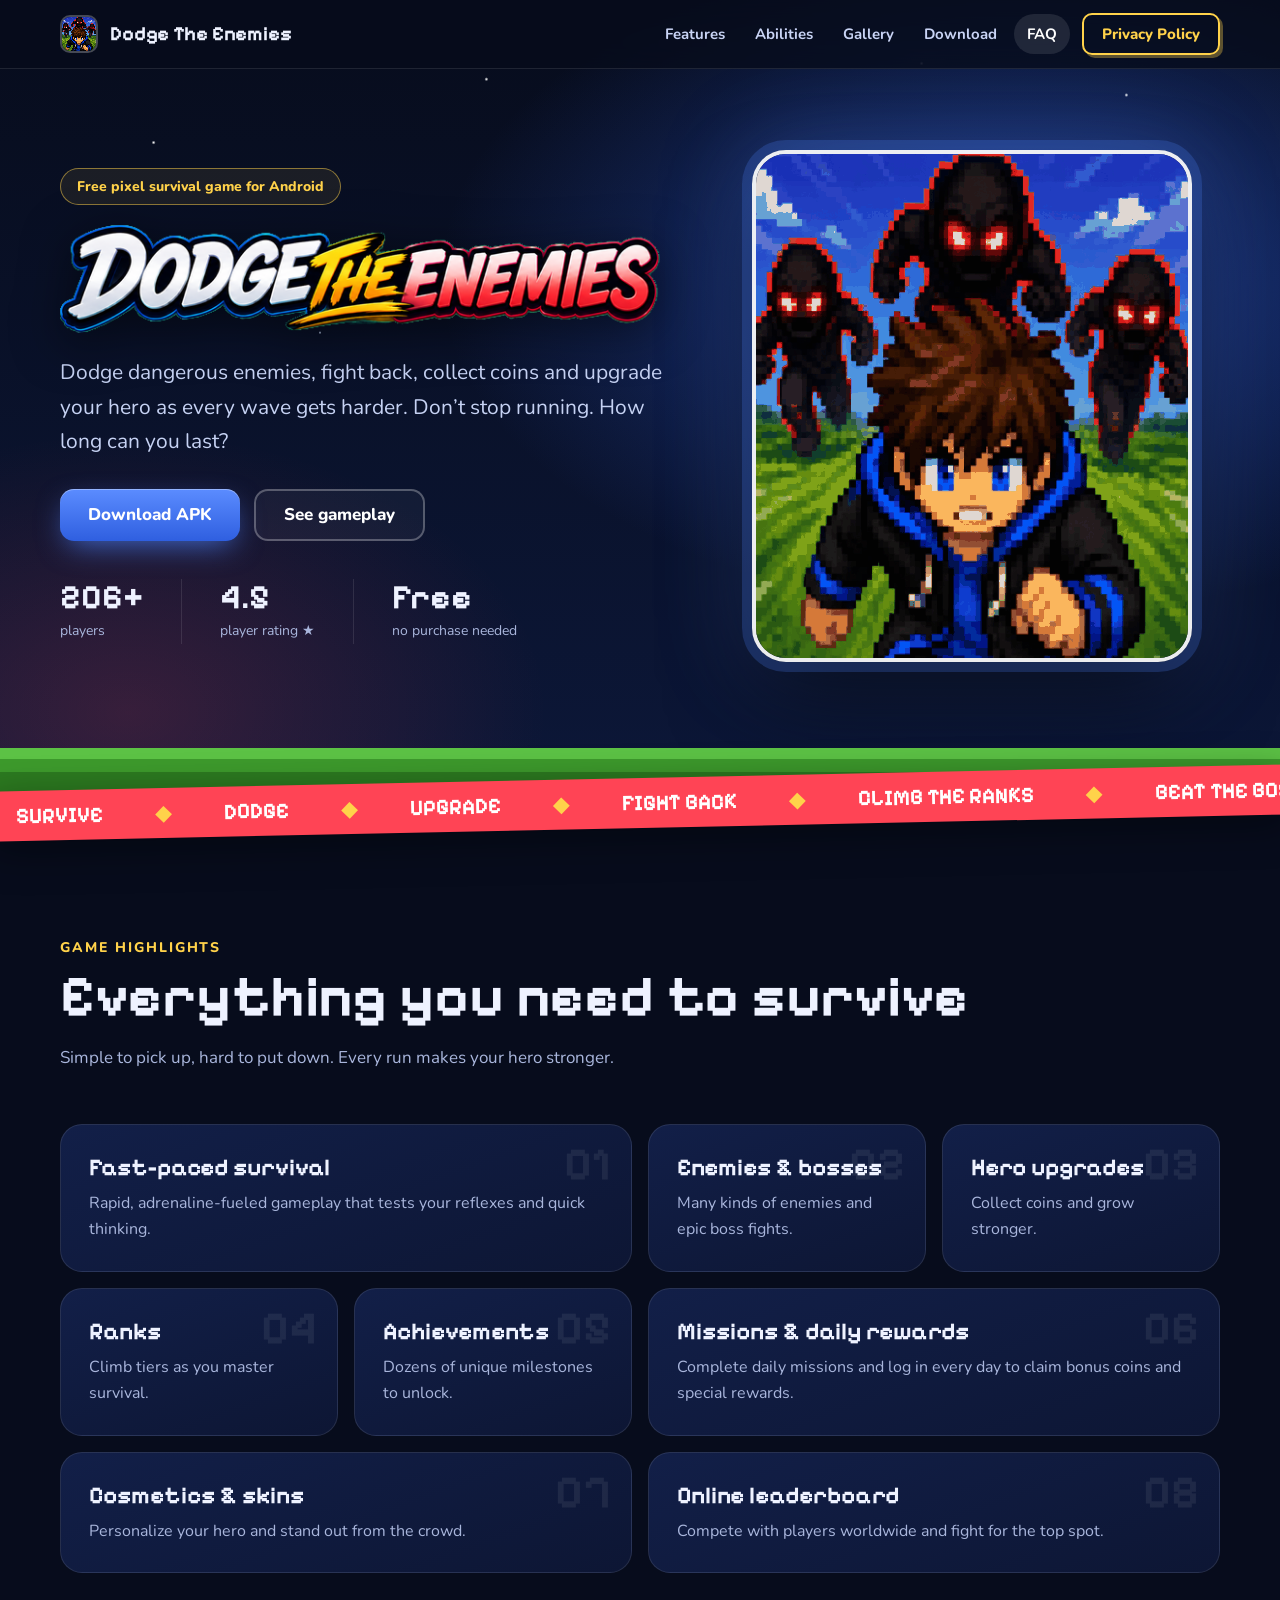
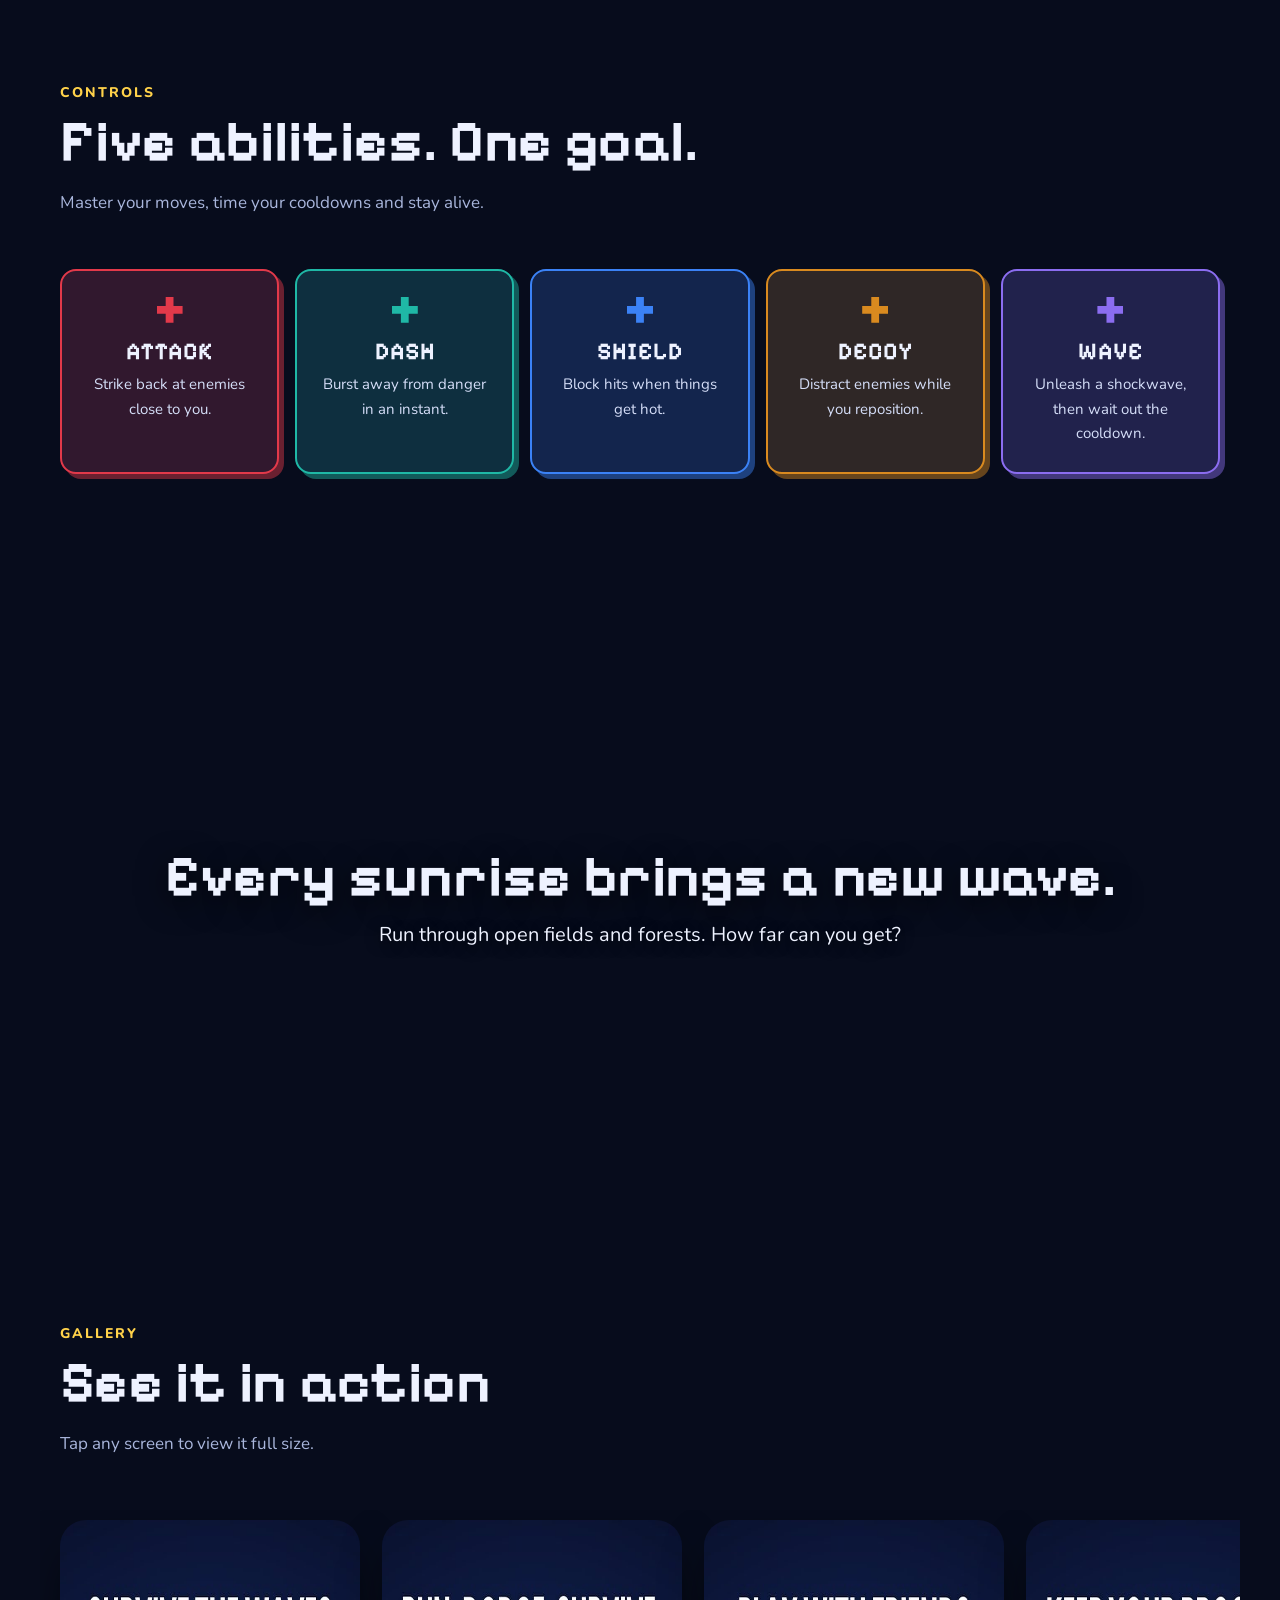
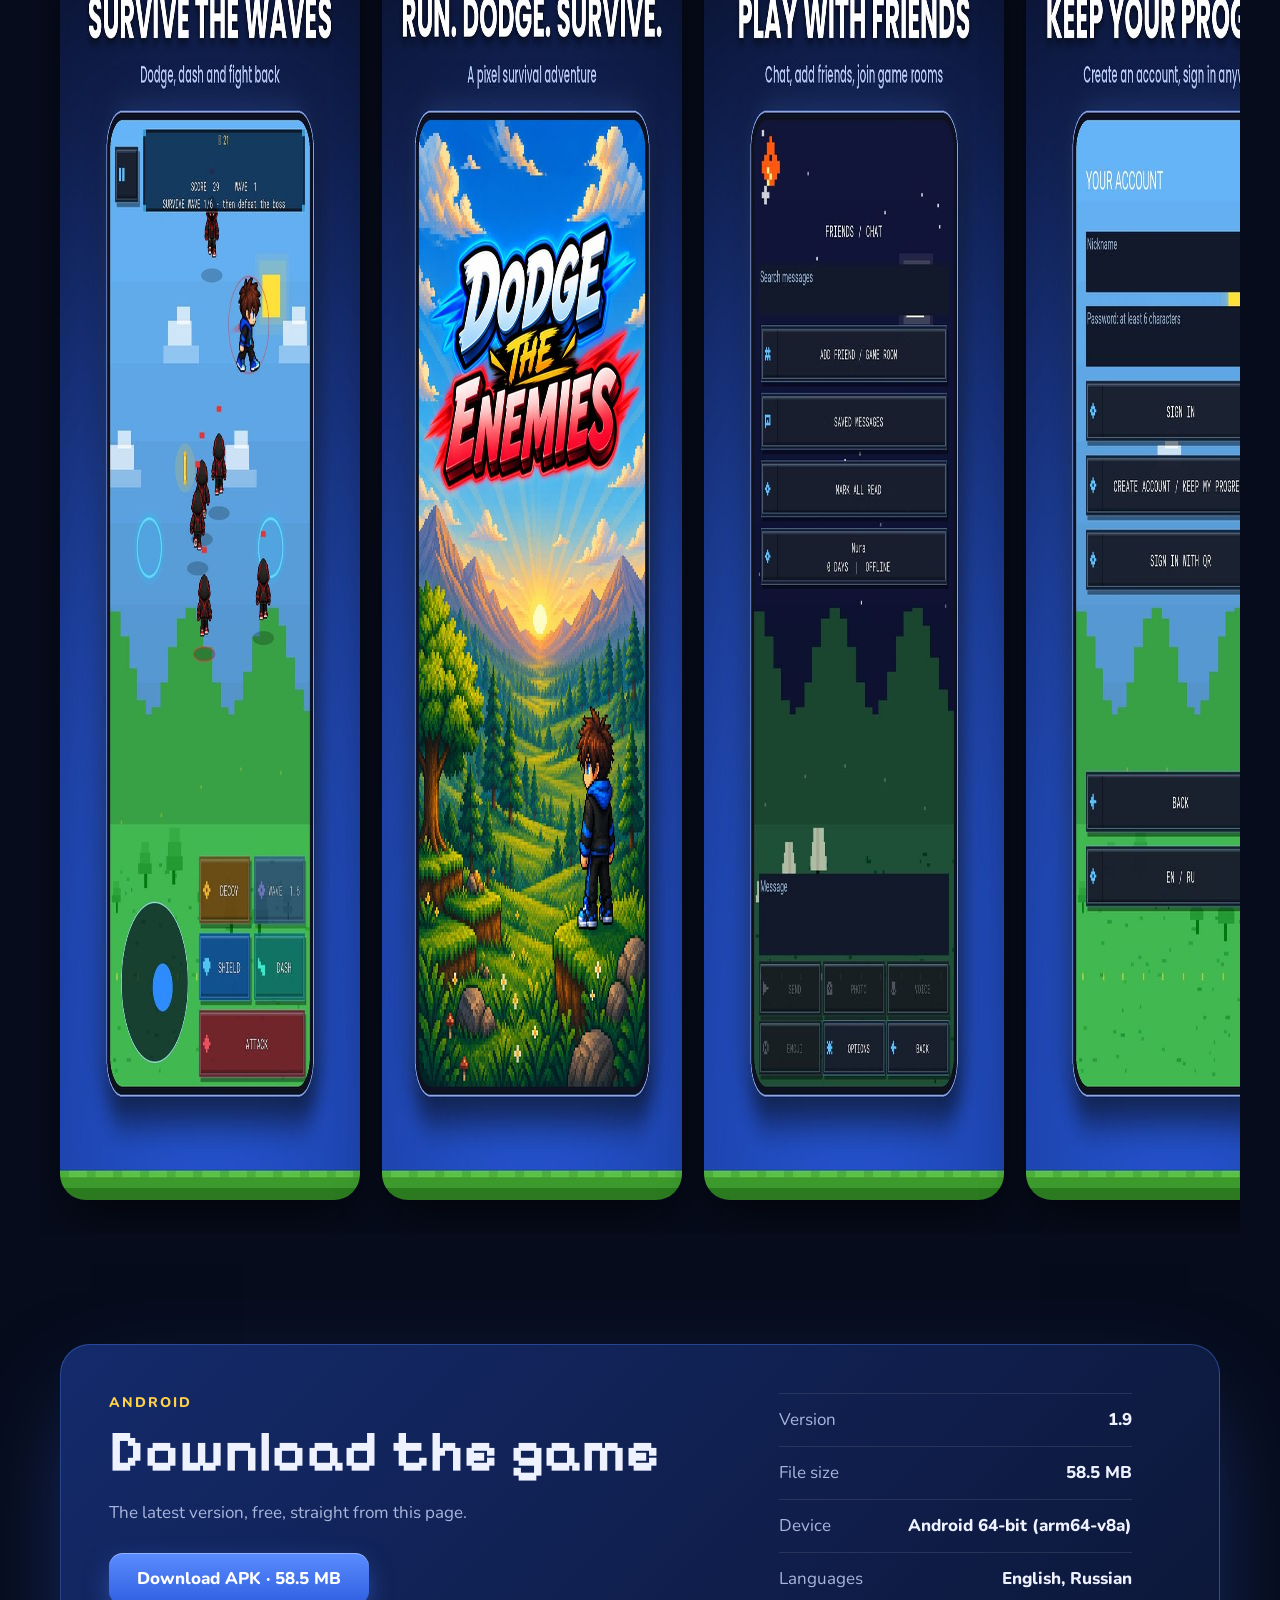
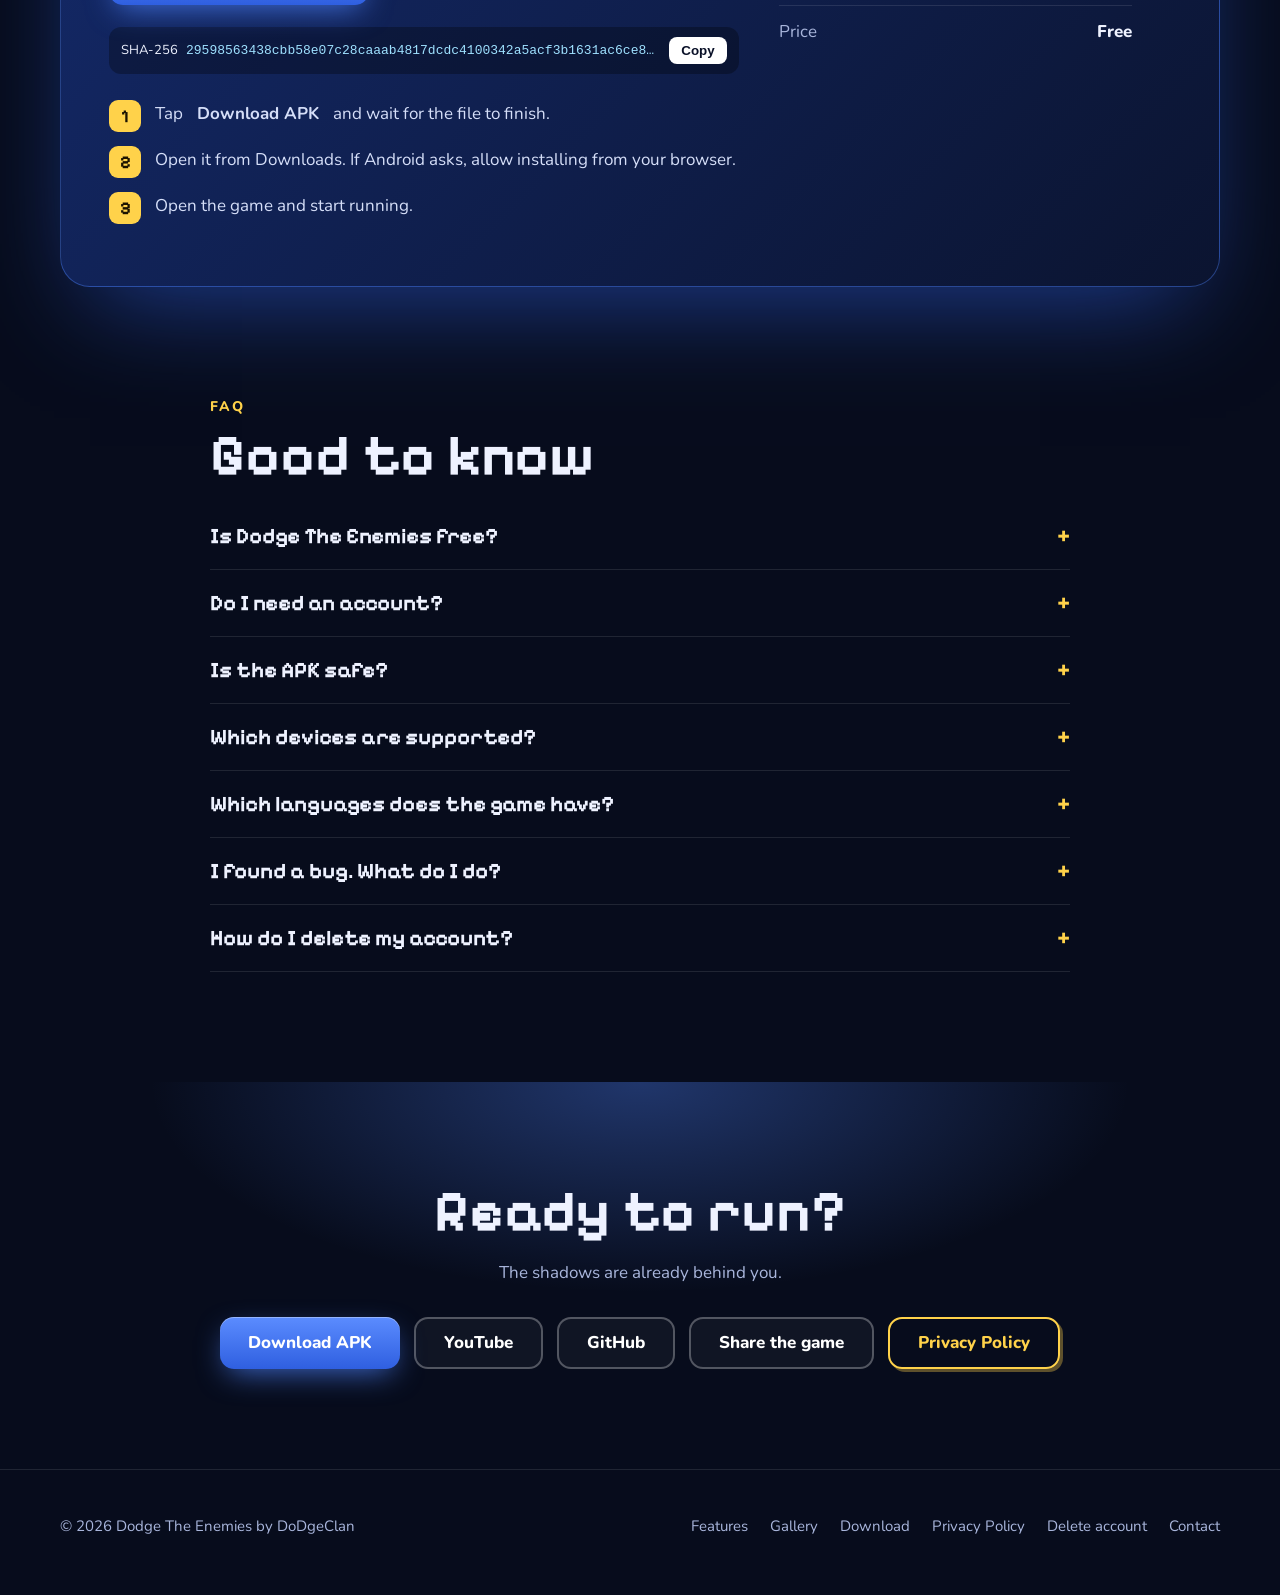
<file: index.html>
<!DOCTYPE html><html lang="en"><head><meta charset="utf-8"><meta name="viewport" content="width=device-width,initial-scale=1">
<title>Dodge The Enemies – Free Pixel Survival Game for Android</title>
<meta name="description" content="Dodge The Enemies is a free, fast-paced pixel survival game. Dodge enemies, beat bosses, collect coins and upgrade your hero. Download the APK.">
<meta property="og:type" content="website"><meta property="og:title" content="Dodge The Enemies – Free Pixel Survival Game"><meta property="og:description" content="Dodge enemies, beat bosses, upgrade your hero. How long can you survive?"><meta property="og:image" content="https://dodgeclan.github.io/sitedodgetheenemies/img/og.jpg"><meta property="og:url" content="https://dodgeclan.github.io/sitedodgetheenemies/"><meta name="twitter:card" content="summary_large_image">
<link rel="icon" href="img/favicon.png"><meta name="theme-color" content="#070c1c"><script>document.documentElement.className="js"</script><link rel="preconnect" href="https://fonts.googleapis.com"><link rel="preconnect" href="https://fonts.gstatic.com" crossorigin><link href="https://fonts.googleapis.com/css2?family=Nunito:wght@400;700;800&family=Pixelify+Sans:wght@500;700&display=swap" rel="stylesheet"><link rel="stylesheet" href="style.css"><script src="script.js" defer></script></head><body>
<a class="skip" href="#main">Skip to content</a>
<header class="nav"><div class="bar" id="bar"></div><div class="w"><a class="brand" href="index.html"><img src="img/favicon.png" alt=""><span>Dodge The Enemies</span></a>
<nav id="menu" aria-label="Main"><a href="index.html#features">Features</a><a href="index.html#abilities">Abilities</a><a href="index.html#gallery">Gallery</a><a href="index.html#download">Download</a><a href="index.html#faq">FAQ</a><a class="btn gold sm" href="privacy.html">Privacy Policy</a></nav>
<button class="burger" id="burger" aria-label="Menu" aria-expanded="false"><i></i><i></i></button></div></header>
<main id="main">
<section class="hero" id="top"><div class="eyes" aria-hidden="true"><b style="left:5%;top:26%"></b><b style="left:46%;top:14%;animation-delay:2.3s"></b><b style="left:24%;top:70%;animation-delay:4s"></b><b style="right:8%;top:64%;animation-delay:1.3s"></b><b style="left:62%;top:84%;animation-delay:5.2s"></b></div>
<div class="w hero-g"><div class="rv"><p class="chip">Free pixel survival game for Android</p>
<h1><img src="img/logo.png" alt="Dodge The Enemies" width="620" height="112"></h1>
<p class="lead">Dodge dangerous enemies, fight back, collect coins and upgrade your hero as every wave gets harder. Don&rsquo;t stop running. How long can you last?</p>
<div class="btns"><a class="btn pri" href="https://github.com/DoDgeClan/sitedodgetheenemies/releases/download/v1.9/dodgetheenemies-1.9-arm64-v8a-release-2.apk" download>Download APK</a><a class="btn ghost" href="#gallery">See gameplay</a></div>
<ul class="stats"><li><b data-n="206" data-s="+">206+</b><span>players</span></li><li><b data-n="4.5" data-d="1">4.5</b><span>player rating &#9733;</span></li><li><b>Free</b><span>no purchase needed</span></li></ul></div>
<div class="art rv" id="art"><img src="img/icon.png" alt="A hero in a blue hoodie runs from three shadow monsters with glowing red eyes" width="512" height="512" fetchpriority="high"></div></div></section>
<div class="mq" aria-hidden="true"><div><span>SURVIVE</span><span>DODGE</span><span>UPGRADE</span><span>FIGHT BACK</span><span>CLIMB THE RANKS</span><span>BEAT THE BOSS</span><span>SURVIVE</span><span>DODGE</span><span>UPGRADE</span><span>FIGHT BACK</span><span>CLIMB THE RANKS</span><span>BEAT THE BOSS</span></div></div>

<section class="sec" id="features"><div class="w"><p class="k rv">Game highlights</p><h2 class="rv">Everything you need to survive</h2><p class="sub rv">Simple to pick up, hard to put down. Every run makes your hero stronger.</p>
<div class="bento">
<article class="card w2 rv"><h3>Fast-paced survival</h3><p>Rapid, adrenaline-fueled gameplay that tests your reflexes and quick thinking.</p></article>
<article class="card rv"><h3>Enemies &amp; bosses</h3><p>Many kinds of enemies and epic boss fights.</p></article>
<article class="card rv"><h3>Hero upgrades</h3><p>Collect coins and grow stronger.</p></article>
<article class="card rv"><h3>Ranks</h3><p>Climb tiers as you master survival.</p></article>
<article class="card rv"><h3>Achievements</h3><p>Dozens of unique milestones to unlock.</p></article>
<article class="card w2 rv"><h3>Missions &amp; daily rewards</h3><p>Complete daily missions and log in every day to claim bonus coins and special rewards.</p></article>
<article class="card w2 rv"><h3>Cosmetics &amp; skins</h3><p>Personalize your hero and stand out from the crowd.</p></article>
<article class="card w2 rv"><h3>Online leaderboard</h3><p>Compete with players worldwide and fight for the top spot.</p></article>
</div></div></section>

<section class="sec" id="abilities" style="padding-top:0"><div class="w"><p class="k rv">Controls</p><h2 class="rv">Five abilities. One goal.</h2><p class="sub rv">Master your moves, time your cooldowns and stay alive.</p>
<div class="abil">
<div class="ab rv" style="--c:#e2394a"><i></i><h3>ATTACK</h3><p>Strike back at enemies close to you.</p></div>
<div class="ab rv" style="--c:#1fb8a6"><i></i><h3>DASH</h3><p>Burst away from danger in an instant.</p></div>
<div class="ab rv" style="--c:#3b82f6"><i></i><h3>SHIELD</h3><p>Block hits when things get hot.</p></div>
<div class="ab rv" style="--c:#d98a1f"><i></i><h3>DECOY</h3><p>Distract enemies while you reposition.</p></div>
<div class="ab rv" style="--c:#8b6df0"><i></i><h3>WAVE</h3><p>Unleash a shockwave, then wait out the cooldown.</p></div>
</div></div></section>

<section class="world"><div class="rv"><h2>Every sunrise brings a new wave.</h2><p>Run through open fields and forests. How far can you get?</p></div></section>

<section class="sec" id="gallery"><div class="w"><p class="k rv">Gallery</p><h2 class="rv">See it in action</h2><p class="sub rv">Tap any screen to view it full size.</p>
<div class="rail rv" id="rail">
<button aria-label="Open screenshot 1"><img src="img/s1.jpg" alt="Gameplay: the hero fights shadow enemies with Attack, Dash, Shield, Decoy and Wave buttons" loading="lazy" width="720" height="1280"></button>
<button aria-label="Open screenshot 2"><img src="img/s2.jpg" alt="Title screen with the Dodge The Enemies logo and a sunrise over a pixel valley" loading="lazy" width="720" height="1280"></button>
<button aria-label="Open screenshot 3"><img src="img/s3.jpg" alt="Friends and chat screen" loading="lazy" width="720" height="1280"></button>
<button aria-label="Open screenshot 4"><img src="img/s4.jpg" alt="Account screen: sign in or create an account to keep your progress" loading="lazy" width="720" height="1280"></button>
</div></div></section>
<div class="lb" id="lb" hidden role="dialog" aria-label="Screenshot viewer"><button class="x" aria-label="Close">&times;</button><button class="p" aria-label="Previous">&lsaquo;</button><img alt=""><button class="n" aria-label="Next">&rsaquo;</button></div>

<section class="sec" id="download" style="padding-top:0"><div class="w"><div class="dl rv"><div><p class="k">Android</p><h2>Download the game</h2><p class="sub" style="margin-bottom:26px">The latest version, free, straight from this page.</p>
<a class="btn pri" href="https://github.com/DoDgeClan/sitedodgetheenemies/releases/download/v1.9/dodgetheenemies-1.9-arm64-v8a-release-2.apk" download>Download APK &middot; 58.5 MB</a>
<div class="sum"><span>SHA-256</span><code id="sum">29598563438cbb58e07c28caaab4817dcdc4100342a5acf3b1631ac6ce8933ae</code><button id="copy">Copy</button></div>
<ol class="steps"><li>Tap <b>Download APK</b> and wait for the file to finish.</li><li>Open it from Downloads. If Android asks, allow installing from your browser.</li><li>Open the game and start running.</li></ol></div>
<dl><div><dt>Version</dt><dd>1.9</dd></div><div><dt>File size</dt><dd>58.5 MB</dd></div><div><dt>Device</dt><dd>Android 64-bit (arm64-v8a)</dd></div><div><dt>Languages</dt><dd>English, Russian</dd></div><div><dt>Price</dt><dd>Free</dd></div></dl></div></div></section>

<section class="sec" id="faq" style="padding-top:0"><div class="w" style="max-width:860px"><p class="k rv">FAQ</p><h2 class="rv">Good to know</h2>
<details class="rv"><summary>Is Dodge The Enemies free?</summary><p>Yes. The game is free to download and play.</p></details>
<details class="rv"><summary>Do I need an account?</summary><p>An account lets you keep your progress and play with friends. You can sign in or create one on the account screen in the game.</p></details>
<details class="rv"><summary>Is the APK safe?</summary><p>Download it only from this page. Compare the SHA-256 checksum above with your file to make sure nothing was changed. Android shows a standard warning for any app installed outside Google Play.</p></details>
<details class="rv"><summary>Which devices are supported?</summary><p>64-bit Android phones and tablets (arm64-v8a), which covers most modern devices.</p></details>
<details class="rv"><summary>Which languages does the game have?</summary><p>English and Russian. Switch with the EN / RU button in the game.</p></details>
<details class="rv"><summary>I found a bug. What do I do?</summary><p>Email <a href="mailto:mrdoxer.kz@gmail.com">mrdoxer.kz@gmail.com</a>. Player reports help us fix and improve the game.</p></details>
<details class="rv"><summary>How do I delete my account?</summary><p>See the <a href="privacy.html#delete">account deletion instructions</a> in our Privacy Policy.</p></details>
</div></section>

<section class="cta"><div class="w rv"><h2>Ready to run?</h2><p class="sub" style="margin:0 auto 30px">The shadows are already behind you.</p>
<div class="btns"><a class="btn pri" href="https://github.com/DoDgeClan/sitedodgetheenemies/releases/download/v1.9/dodgetheenemies-1.9-arm64-v8a-release-2.apk" download>Download APK</a><a class="btn ghost" href="https://www.youtube.com/channel/UCoX2wmB9M0K539NxjFMOQTg" target="_blank" rel="noopener">YouTube</a><a class="btn ghost" href="https://github.com/DoDgeClan" target="_blank" rel="noopener">GitHub</a><button class="btn ghost" id="share">Share the game</button><a class="btn gold" href="privacy.html">Privacy Policy</a></div></div></section>
</main>
<button class="top" aria-label="Back to top">&uarr;</button>
<footer><div class="w fg"><span>&copy; 2026 Dodge The Enemies by DoDgeClan</span><nav aria-label="Footer"><a href="index.html#features">Features</a><a href="index.html#gallery">Gallery</a><a href="index.html#download">Download</a><a href="privacy.html">Privacy Policy</a><a href="privacy.html#delete">Delete account</a><a href="mailto:mrdoxer.kz@gmail.com">Contact</a></nav></div></footer>
</body></html>
</file>
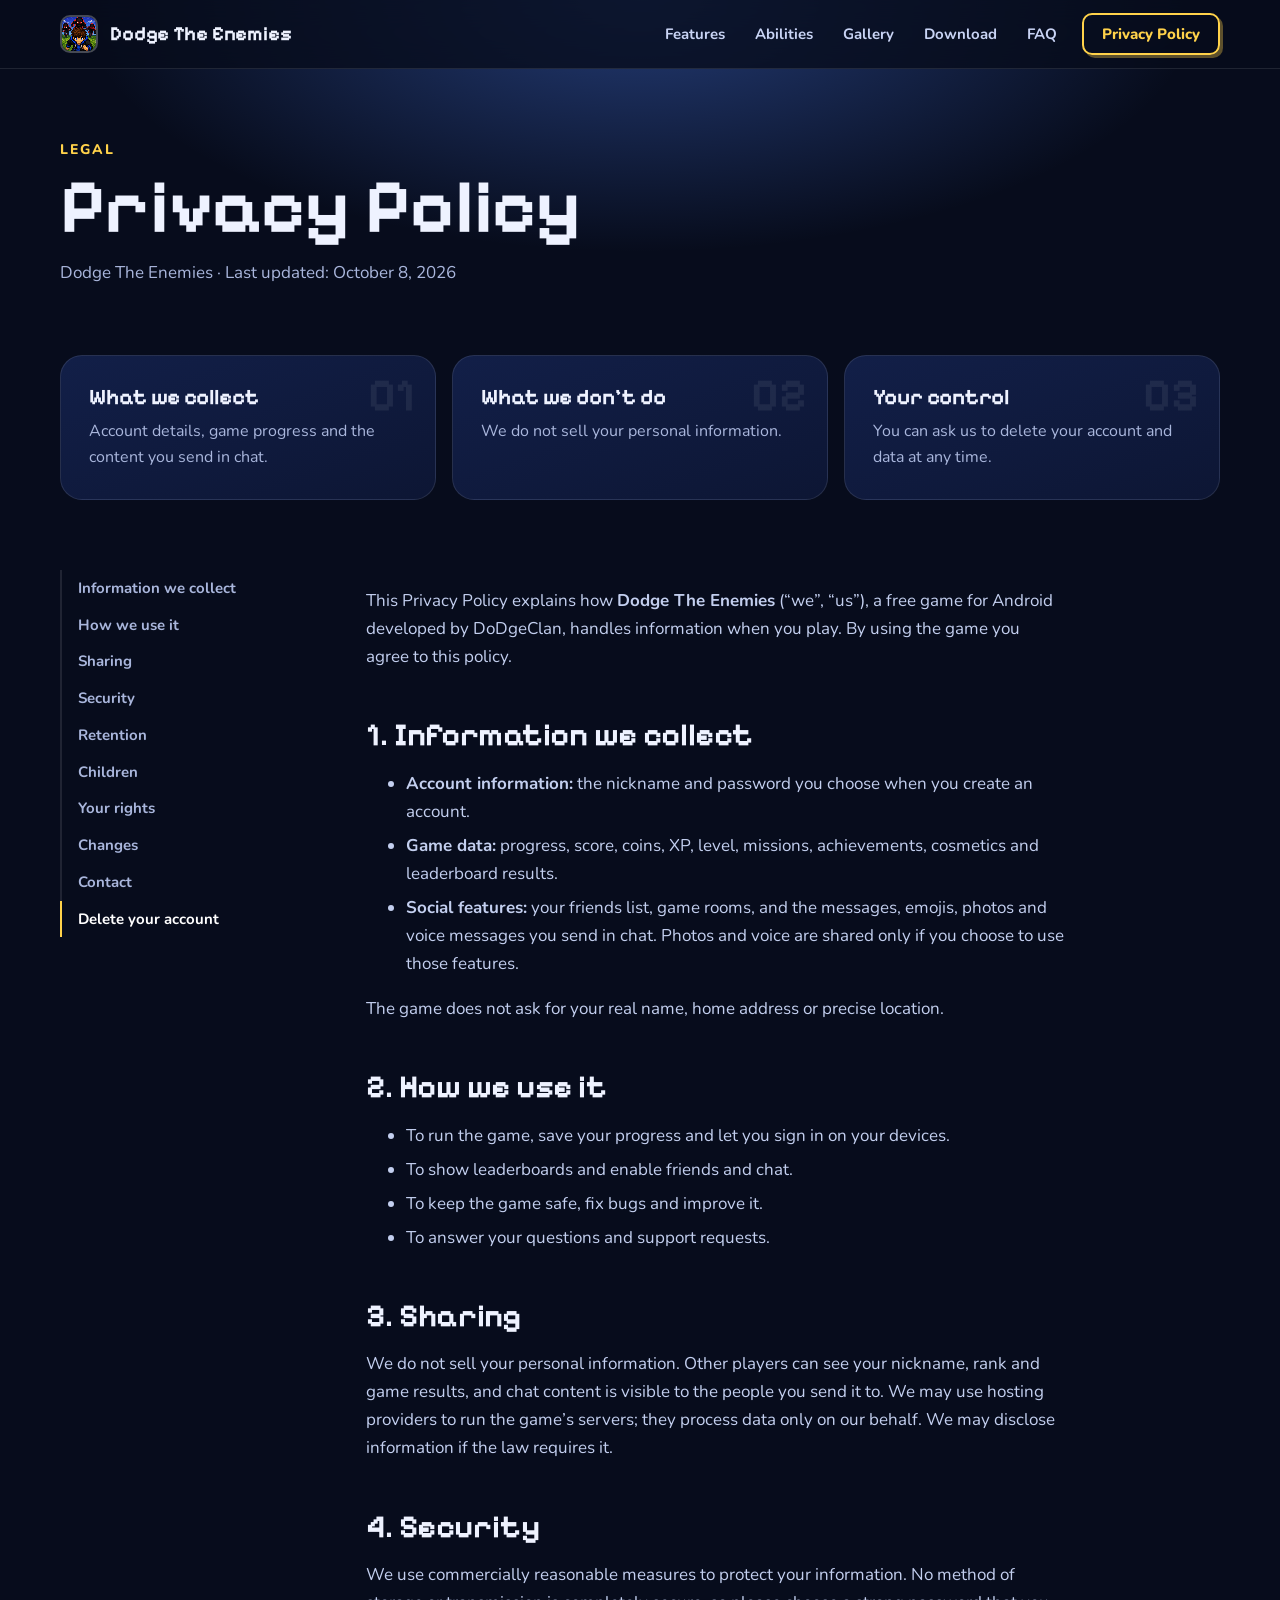
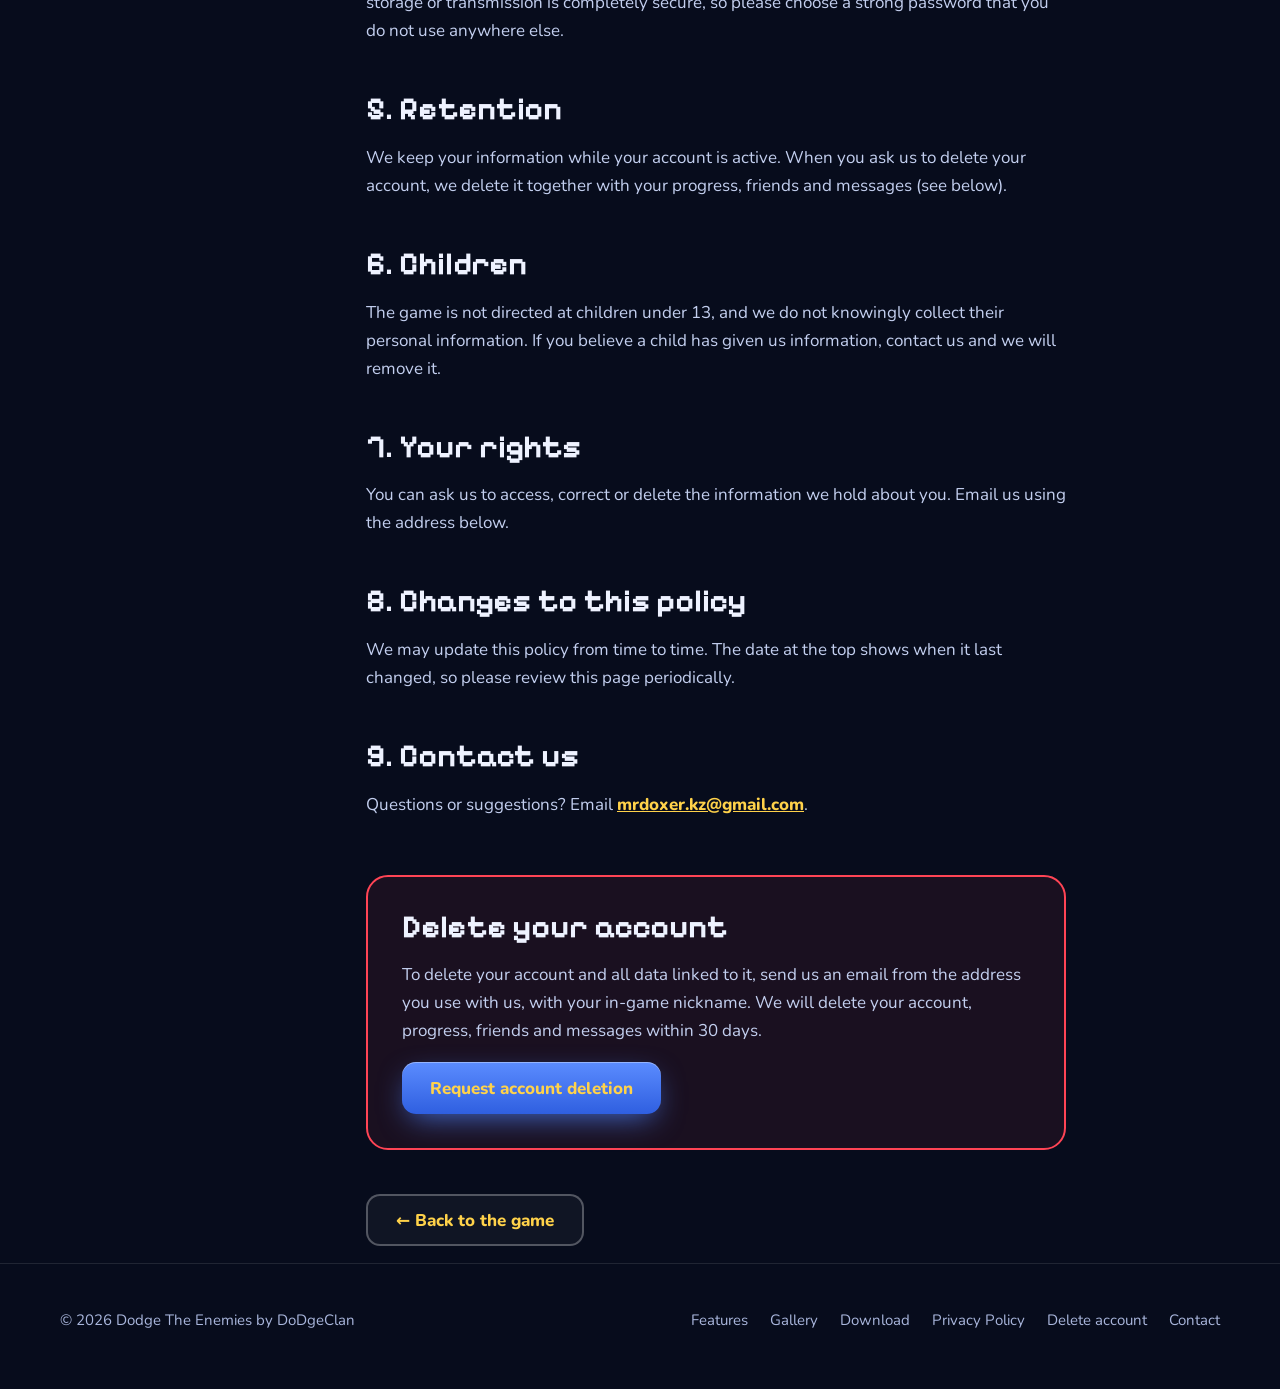
<file: privacy.html>
<!DOCTYPE html><html lang="en"><head><meta charset="utf-8"><meta name="viewport" content="width=device-width,initial-scale=1">
<title>Privacy Policy – Dodge The Enemies</title>
<meta name="description" content="Privacy Policy for Dodge The Enemies: what information the game collects, how it is used, and how to delete your account.">
<meta property="og:type" content="website"><meta property="og:title" content="Privacy Policy – Dodge The Enemies"><meta property="og:image" content="https://dodgeclan.github.io/sitedodgetheenemies/img/og.jpg">
<link rel="icon" href="img/favicon.png"><meta name="theme-color" content="#070c1c"><script>document.documentElement.className="js"</script><link rel="preconnect" href="https://fonts.googleapis.com"><link rel="preconnect" href="https://fonts.gstatic.com" crossorigin><link href="https://fonts.googleapis.com/css2?family=Nunito:wght@400;700;800&family=Pixelify+Sans:wght@500;700&display=swap" rel="stylesheet"><link rel="stylesheet" href="style.css"><script src="script.js" defer></script></head><body>
<a class="skip" href="#main">Skip to content</a>
<header class="nav"><div class="bar" id="bar"></div><div class="w"><a class="brand" href="index.html"><img src="img/favicon.png" alt=""><span>Dodge The Enemies</span></a>
<nav id="menu" aria-label="Main"><a href="index.html#features">Features</a><a href="index.html#abilities">Abilities</a><a href="index.html#gallery">Gallery</a><a href="index.html#download">Download</a><a href="index.html#faq">FAQ</a><a class="btn gold sm" href="privacy.html">Privacy Policy</a></nav>
<button class="burger" id="burger" aria-label="Menu" aria-expanded="false"><i></i><i></i></button></div></header>
<main id="main">
<section class="ph"><div class="w"><p class="k">Legal</p><h1>Privacy Policy</h1><p class="sub">Dodge The Enemies &middot; Last updated: October 8, 2026</p></div></section>
<div class="w"><div class="sum3">
<article class="card"><h3>What we collect</h3><p>Account details, game progress and the content you send in chat.</p></article>
<article class="card"><h3>What we don&rsquo;t do</h3><p>We do not sell your personal information.</p></article>
<article class="card"><h3>Your control</h3><p>You can ask us to delete your account and data at any time.</p></article></div>
<div class="pol"><nav class="toc" aria-label="Sections"><a href="#p1">Information we collect</a><a href="#p2">How we use it</a><a href="#p3">Sharing</a><a href="#p4">Security</a><a href="#p5">Retention</a><a href="#p6">Children</a><a href="#p7">Your rights</a><a href="#p8">Changes</a><a href="#p9">Contact</a><a href="#delete">Delete your account</a></nav>
<article class="doc">
<p>This Privacy Policy explains how <b>Dodge The Enemies</b> (&ldquo;we&rdquo;, &ldquo;us&rdquo;), a free game for Android developed by DoDgeClan, handles information when you play. By using the game you agree to this policy.</p>
<h2 id="p1">1. Information we collect</h2>
<ul><li><b>Account information:</b> the nickname and password you choose when you create an account.</li><li><b>Game data:</b> progress, score, coins, XP, level, missions, achievements, cosmetics and leaderboard results.</li><li><b>Social features:</b> your friends list, game rooms, and the messages, emojis, photos and voice messages you send in chat. Photos and voice are shared only if you choose to use those features.</li></ul>
<p>The game does not ask for your real name, home address or precise location.</p>
<h2 id="p2">2. How we use it</h2>
<ul><li>To run the game, save your progress and let you sign in on your devices.</li><li>To show leaderboards and enable friends and chat.</li><li>To keep the game safe, fix bugs and improve it.</li><li>To answer your questions and support requests.</li></ul>
<h2 id="p3">3. Sharing</h2>
<p>We do not sell your personal information. Other players can see your nickname, rank and game results, and chat content is visible to the people you send it to. We may use hosting providers to run the game&rsquo;s servers; they process data only on our behalf. We may disclose information if the law requires it.</p>
<h2 id="p4">4. Security</h2>
<p>We use commercially reasonable measures to protect your information. No method of storage or transmission is completely secure, so please choose a strong password that you do not use anywhere else.</p>
<h2 id="p5">5. Retention</h2>
<p>We keep your information while your account is active. When you ask us to delete your account, we delete it together with your progress, friends and messages (see below).</p>
<h2 id="p6">6. Children</h2>
<p>The game is not directed at children under 13, and we do not knowingly collect their personal information. If you believe a child has given us information, contact us and we will remove it.</p>
<h2 id="p7">7. Your rights</h2>
<p>You can ask us to access, correct or delete the information we hold about you. Email us using the address below.</p>
<h2 id="p8">8. Changes to this policy</h2>
<p>We may update this policy from time to time. The date at the top shows when it last changed, so please review this page periodically.</p>
<h2 id="p9">9. Contact us</h2>
<p>Questions or suggestions? Email <a href="mailto:mrdoxer.kz@gmail.com">mrdoxer.kz@gmail.com</a>.</p>
<div class="del" id="delete"><h2>Delete your account</h2><p>To delete your account and all data linked to it, send us an email from the address you use with us, with your in-game nickname. We will delete your account, progress, friends and messages within 30 days.</p>
<a class="btn pri" href="mailto:mrdoxer.kz@gmail.com?subject=Delete%20my%20account%20-%20Dodge%20The%20Enemies&body=My%20in-game%20nickname%3A%20">Request account deletion</a></div>
<p style="margin-top:44px"><a class="btn ghost" href="index.html">&larr; Back to the game</a></p>
</article></div></div>
</main>
<button class="top" aria-label="Back to top">&uarr;</button>
<footer><div class="w fg"><span>&copy; 2026 Dodge The Enemies by DoDgeClan</span><nav aria-label="Footer"><a href="index.html#features">Features</a><a href="index.html#gallery">Gallery</a><a href="index.html#download">Download</a><a href="privacy.html">Privacy Policy</a><a href="privacy.html#delete">Delete account</a><a href="mailto:mrdoxer.kz@gmail.com">Contact</a></nav></div></footer>
</body></html>
</file>
<file: style.css>
:root{--bg:#070c1c;--card:#101a3a;--line:rgba(255,255,255,.1);--ink:#eef2ff;--mut:#a9b6dc;--blue:#4f84ff;--red:#ff4455;--gold:#ffd24a;--d:"Pixelify Sans","Trebuchet MS",system-ui,sans-serif;--b:"Nunito","Segoe UI",system-ui,sans-serif}
*{box-sizing:border-box}html{scroll-behavior:smooth;scroll-padding-top:84px}
body{margin:0;background:var(--bg);color:var(--ink);font:400 17px/1.65 var(--b);-webkit-font-smoothing:antialiased;overflow-x:hidden}
img{max-width:100%;display:block}a{color:inherit}
:focus-visible{outline:3px solid var(--gold);outline-offset:3px;border-radius:6px}
.skip{position:absolute;left:-999px}.skip:focus{left:12px;top:12px;z-index:99;background:#fff;color:#000;padding:8px 14px;border-radius:8px}
.w{width:min(1160px,100% - 40px);margin-inline:auto}
.nav{position:fixed;inset:0 0 auto;z-index:50;background:rgba(7,12,28,.78);backdrop-filter:blur(14px);-webkit-backdrop-filter:blur(14px);border-bottom:1px solid var(--line)}
.nav .w{display:flex;align-items:center;justify-content:space-between;height:68px}
.bar{position:absolute;left:0;bottom:-1px;height:3px;width:0;background:linear-gradient(90deg,var(--blue),var(--gold),var(--red))}
.brand{display:flex;align-items:center;gap:12px;text-decoration:none;font:700 20px var(--d)}
.brand img{width:38px;height:38px;border-radius:10px;image-rendering:pixelated;border:2px solid rgba(255,255,255,.25)}
#menu{display:flex;align-items:center;gap:4px}
#menu a:not(.btn){text-decoration:none;font-weight:700;font-size:15px;padding:8px 13px;border-radius:999px;color:#c9d4f5;transition:.2s}
#menu a:not(.btn):hover,#menu a.on{background:rgba(255,255,255,.1);color:#fff}
.burger{display:none;background:none;border:0;width:44px;height:44px;cursor:pointer}
.burger i{display:block;width:24px;height:3px;background:#fff;margin:5px auto;border-radius:2px}
.btn{display:inline-flex;align-items:center;justify-content:center;gap:8px;min-height:52px;padding:0 28px;border-radius:14px;border:0;font:800 17px var(--b);text-decoration:none;cursor:pointer;color:#fff;transition:transform .15s,box-shadow .25s,background .25s}
.btn:hover{transform:translateY(-3px)}
.pri{background:linear-gradient(180deg,#5b8cff,#2f5fe0);box-shadow:0 10px 30px -8px rgba(79,132,255,.8),inset 0 1px 0 rgba(255,255,255,.35)}
.ghost{border:2px solid rgba(255,255,255,.28);background:rgba(255,255,255,.04)}.ghost:hover{background:rgba(255,255,255,.12)}
.gold{background:transparent;color:var(--gold);border:2px solid var(--gold);box-shadow:3px 3px 0 rgba(255,210,74,.35)}.gold:hover{background:var(--gold);color:#1a1200}
.sm{min-height:42px;padding:0 18px;font-size:15px;margin-left:8px;border-radius:10px}
.hero{position:relative;overflow:hidden;padding:150px 0 130px;background:radial-gradient(900px 520px at 80% 35%,rgba(47,95,224,.55),transparent 65%),radial-gradient(600px 400px at 10% 90%,rgba(255,68,85,.18),transparent 70%),linear-gradient(180deg,#070c1c,#0c1738)}
.hero::before{content:"";position:absolute;inset:0;background:radial-gradient(2px 2px at 12% 18%,#fff,transparent),radial-gradient(2px 2px at 38% 10%,#fff,transparent),radial-gradient(1.5px 1.5px at 62% 22%,#cfe0ff,transparent),radial-gradient(2px 2px at 88% 12%,#fff,transparent),radial-gradient(1.5px 1.5px at 25% 42%,#cfe0ff,transparent),radial-gradient(2px 2px at 72% 8%,#fff,transparent);animation:tw 4s ease-in-out infinite alternate}
@keyframes tw{to{opacity:.35}}
.hero::after{content:"";position:absolute;left:0;right:0;bottom:0;height:44px;background:linear-gradient(180deg,#5cc245 0 11px,#3d9a2c 11px 24px,#2c7a20 24px)}
.hero-g{position:relative;display:grid;grid-template-columns:1.1fr .9fr;gap:56px;align-items:center}
.chip{display:inline-block;margin:0 0 20px;padding:6px 16px;border-radius:999px;border:1px solid rgba(255,210,74,.5);color:var(--gold);font-weight:800;font-size:14px;background:rgba(255,210,74,.08)}
.hero h1{margin:0 0 22px;line-height:0}.hero h1 img{width:min(600px,100%);height:auto;filter:drop-shadow(0 10px 24px rgba(0,0,0,.5))}
.lead{font-size:clamp(18px,2vw,21px);color:#c6d2f3;max-width:34em;margin:0 0 30px}
.btns{display:flex;flex-wrap:wrap;gap:14px}
.stats{display:flex;flex-wrap:wrap;gap:14px 38px;margin:38px 0 0;padding:0;list-style:none}
.stats b{display:block;font:700 34px/1.1 var(--d)}.stats span{font-size:14px;color:var(--mut)}.stats li+li{padding-left:38px;border-left:1px solid var(--line)}
.art{justify-self:center;width:min(440px,84vw);perspective:900px}
.art img{width:100%;aspect-ratio:1;border-radius:34px;image-rendering:pixelated;border:4px solid rgba(255,255,255,.92);box-shadow:0 0 0 10px rgba(79,132,255,.22),0 40px 90px -10px rgba(0,0,0,.75),0 0 90px rgba(79,132,255,.35);animation:fl 6s ease-in-out infinite;transition:transform .15s}
@keyframes fl{50%{translate:0 -14px}}
.eyes{position:absolute;inset:0;pointer-events:none}
.eyes b{position:absolute;width:30px;height:7px;background:linear-gradient(90deg,var(--red) 0 12px,transparent 12px 18px,var(--red) 18px);filter:drop-shadow(0 0 6px var(--red));opacity:0;animation:st 7s ease-in-out infinite}
@keyframes st{0%,12%{opacity:0;scale:.6}25%,60%{opacity:1;scale:1}66%{opacity:.1}70%{opacity:1}88%,100%{opacity:0;scale:1.6}}
.mq{background:var(--red);color:#fff;overflow:hidden;white-space:nowrap;transform:rotate(-1.2deg);margin:-14px -10px 0;position:relative;z-index:2;box-shadow:0 10px 40px rgba(0,0,0,.4)}
.mq div{display:inline-flex;animation:mq 28s linear infinite;padding:12px 0}
.mq span{font:700 22px var(--d);padding:0 26px}.mq span::after{content:"\25C6";margin-left:52px;color:var(--gold)}
@keyframes mq{to{transform:translateX(-50%)}}
.sec{padding:110px 0}.k{margin:0 0 10px;font:800 14px var(--b);letter-spacing:.14em;text-transform:uppercase;color:var(--gold)}
h2{font:700 clamp(34px,5vw,58px)/1.05 var(--d);margin:0 0 16px}.sub{color:var(--mut);max-width:38em;margin:0 0 52px}
.bento,.sum3{counter-reset:c}.bento{display:grid;grid-template-columns:repeat(4,1fr);gap:16px}
.card{position:relative;overflow:hidden;padding:28px;border-radius:22px;background:linear-gradient(160deg,#121f48,#0d1634);border:1px solid var(--line);transition:transform .25s,border-color .25s;counter-increment:c}
.card::before{content:"0" counter(c);position:absolute;right:20px;top:12px;font:700 46px var(--d);color:rgba(255,255,255,.07)}
.card::after{content:"";position:absolute;inset:0;background:radial-gradient(260px circle at var(--mx,50%) var(--my,0%),rgba(79,132,255,.28),transparent 70%);opacity:0;transition:.3s;pointer-events:none}
.card:hover{transform:translateY(-6px);border-color:rgba(79,132,255,.6)}.card:hover::after{opacity:1}
.card h3{font:700 24px var(--d);margin:0 0 8px;position:relative}.card p{margin:0;color:var(--mut);position:relative;font-size:16px}
.w2{grid-column:span 2}
.abil{display:grid;grid-template-columns:repeat(5,1fr);gap:16px}
.ab{padding:26px 20px;border-radius:16px;border:2px solid var(--c);background:color-mix(in srgb,var(--c) 18%,#0a1128);box-shadow:5px 5px 0 color-mix(in srgb,var(--c) 45%,transparent);transition:.2s;text-align:center}
.ab:hover{transform:translate(-3px,-3px);box-shadow:8px 8px 0 var(--c)}
.ab h3{font:700 24px var(--d);margin:0 0 6px;letter-spacing:.04em}.ab p{margin:0;font-size:15px;color:#d5def8}
.ab i{display:block;width:26px;height:26px;margin:0 auto 14px;background:var(--c);clip-path:polygon(35% 0,65% 0,65% 35%,100% 35%,100% 65%,65% 65%,65% 100%,35% 100%,35% 65%,0 65%,0 35%,35% 35%)}
.world{position:relative;min-height:70vh;display:grid;place-items:center;text-align:center;padding:60px 20px;background:linear-gradient(rgba(7,12,28,.3),rgba(7,12,28,.55)),url(img/hero.jpg) center/cover fixed;image-rendering:pixelated}
.world h2{text-shadow:0 6px 30px rgba(0,0,0,.7);margin-bottom:10px}.world p{font-size:20px;text-shadow:0 3px 14px rgba(0,0,0,.8);margin:0}
.rail{display:flex;gap:22px;overflow-x:auto;scroll-snap-type:x mandatory;padding:10px 20px 34px;margin:0 -20px;scrollbar-width:thin}
.rail button{flex:0 0 min(300px,72vw);scroll-snap-align:center;border:0;background:none;padding:0;cursor:zoom-in;border-radius:26px;transition:transform .3s}
.rail button:hover{transform:translateY(-8px) rotate(-1deg)}.rail img{width:100%;border-radius:26px;box-shadow:0 24px 50px -12px rgba(0,0,0,.7)}
.lb{position:fixed;inset:0;z-index:90;background:rgba(3,6,16,.93);display:grid;place-items:center;padding:20px}.lb[hidden]{display:none}
.lb img{max-height:92vh;width:auto;max-width:92vw;border-radius:20px}
.lb button{position:absolute;background:rgba(255,255,255,.14);border:0;color:#fff;width:52px;height:52px;border-radius:50%;font-size:26px;cursor:pointer}
.lb .x{top:18px;right:18px}.lb .p{left:14px;top:50%}.lb .n{right:14px;top:50%}
.dl{display:grid;grid-template-columns:1.1fr .9fr;gap:40px;padding:48px;border-radius:30px;background:linear-gradient(135deg,#142a6b,#0b1430);border:1px solid rgba(79,132,255,.4);box-shadow:0 40px 100px -30px rgba(47,95,224,.6)}
.dl dl{margin:0}.dl dl div{display:flex;justify-content:space-between;gap:16px;padding:12px 0;border-top:1px solid var(--line)}.dl dt{color:var(--mut)}.dl dd{margin:0;font-weight:800;text-align:right}
.sum{display:flex;gap:8px;align-items:center;margin:22px 0 0;padding:10px 12px;border-radius:12px;background:rgba(0,0,0,.3);font-size:13px}
.sum code{overflow:hidden;text-overflow:ellipsis;white-space:nowrap;flex:1;color:#9fe1ff}.sum button{border:0;border-radius:8px;padding:6px 12px;font-weight:800;cursor:pointer;background:#fff;color:#0a1128}
.steps{counter-reset:s;list-style:none;margin:26px 0 0;padding:0}.steps li{counter-increment:s;display:flex;gap:14px;margin:0 0 14px;color:#d5def8}
.steps li::before{content:counter(s);flex:0 0 32px;height:32px;border-radius:9px;background:var(--gold);color:#1a1200;font:700 18px/32px var(--d);text-align:center}
details{border-bottom:1px solid var(--line);padding:20px 0}summary{cursor:pointer;font:700 22px var(--d);list-style:none;display:flex;justify-content:space-between;gap:20px}
summary::-webkit-details-marker{display:none}summary::after{content:"+";color:var(--gold);transition:.2s}details[open] summary::after{rotate:45deg}details p{margin:12px 0 0;color:var(--mut)}details a{color:var(--gold);font-weight:800}
.cta{text-align:center;padding:100px 20px;background:radial-gradient(700px 300px at 50% 0,rgba(79,132,255,.35),transparent 70%)}.cta .btns{justify-content:center}
footer{border-top:1px solid var(--line);padding:44px 0 56px;color:var(--mut);font-size:15px}
.fg{display:flex;flex-wrap:wrap;gap:20px 40px;justify-content:space-between;align-items:center}.fg nav{display:flex;flex-wrap:wrap;gap:8px 22px}footer a{text-decoration:none}footer a:hover{color:#fff}
.top{position:fixed;right:18px;bottom:18px;z-index:40;width:48px;height:48px;border-radius:14px;border:0;background:var(--blue);color:#fff;font-size:22px;cursor:pointer;opacity:0;pointer-events:none;transition:.3s}.top.on{opacity:1;pointer-events:auto}
.js .rv{opacity:0;transform:translateY(28px);transition:opacity .8s,transform .8s cubic-bezier(.2,.8,.2,1)}.js .rv.in{opacity:1;transform:none}
.ph{padding:140px 0 60px;background:radial-gradient(800px 360px at 50% 0,rgba(79,132,255,.4),transparent 70%)}
.ph h1{font:700 clamp(40px,7vw,76px)/1 var(--d);margin:0 0 14px}.ph p.sub{margin:0 0 8px}
.sum3{display:grid;grid-template-columns:repeat(3,1fr);gap:16px;margin:0 0 70px}.sum3 .card h3{font-size:22px}
.pol{display:grid;grid-template-columns:250px 1fr;gap:56px;align-items:start}
.toc{position:sticky;top:96px;display:flex;flex-direction:column;border-left:2px solid var(--line)}
.toc a{text-decoration:none;color:var(--mut);font-weight:700;font-size:15px;padding:6px 16px;margin-left:-2px;border-left:2px solid transparent}.toc a:hover,.toc a.on{color:#fff;border-left-color:var(--gold)}
.doc{max-width:70ch}.doc h2{font-size:32px;margin:48px 0 10px}.doc h2:first-child{margin-top:0}.doc p,.doc li{color:#c3cfef}.doc li{margin:6px 0}.doc a{color:var(--gold);font-weight:800}
.del{margin-top:56px;padding:34px;border-radius:22px;border:2px solid var(--red);background:rgba(255,68,85,.08)}.del h2{margin-top:0!important}
@media(max-width:900px){.hero{padding:120px 0 100px}.hero-g,.dl,.pol{grid-template-columns:1fr}.art{order:-1;width:min(260px,64vw)}
.bento,.abil{grid-template-columns:1fr 1fr}.sum3{grid-template-columns:1fr}.toc{display:none}.dl{padding:28px}.sec{padding:76px 0}
.burger{display:block}#menu{position:fixed;inset:68px 0 auto;flex-direction:column;align-items:stretch;padding:16px 20px 24px;background:rgba(7,12,28,.97);border-bottom:1px solid var(--line);transform:translateY(-130%);transition:transform .3s}#menu.open{transform:none}#menu a{text-align:center}.sm{margin:8px 0 0}
.world{background-attachment:scroll}}
@media(max-width:560px){.bento,.abil{grid-template-columns:1fr}.w2{grid-column:auto}.stats li+li{padding-left:22px}.stats{gap:14px 22px}}
@media(prefers-reduced-motion:reduce){*{animation:none!important;transition:none!important;scroll-behavior:auto}.js .rv{opacity:1;transform:none}.eyes b{opacity:.8}}
</file>
